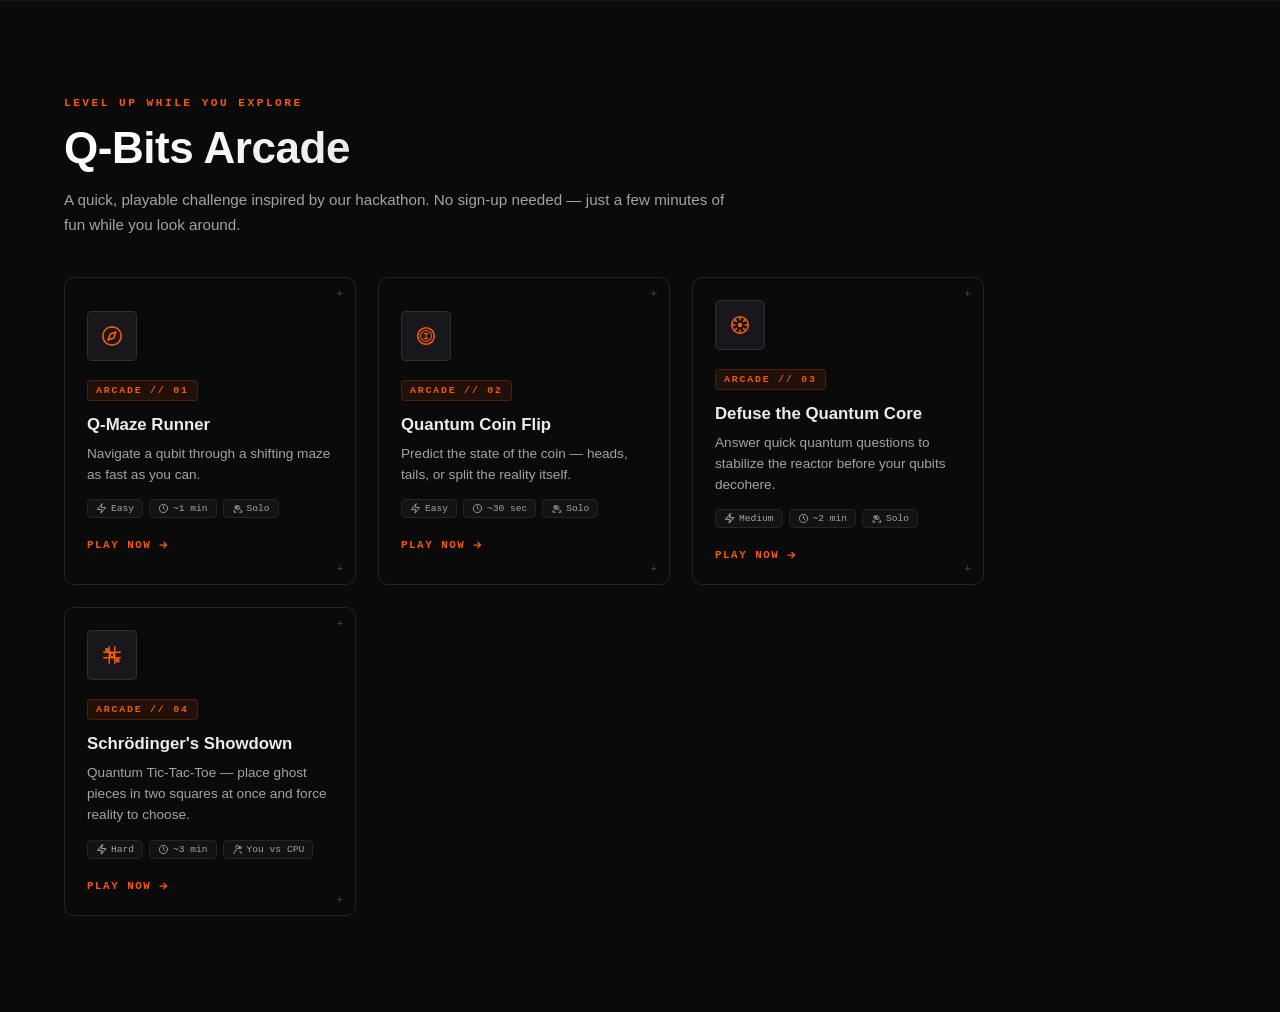
<file: arcad standalone.html>
<!DOCTYPE html>
<html lang="en">
<head>
<meta charset="UTF-8">
<meta name="viewport" content="width=device-width, initial-scale=1">
<title>Q-Bits Arcade — Quant-A-Maze 3.0</title>
<style id="qam-arcade-styles">
  #qam-arcade{position:relative;overflow:hidden;background:#0A0A0A;color:#F2F2F2;padding:64px 24px;font-family:ui-sans-serif,-apple-system,"Segoe UI",Roboto,Helvetica,Arial,sans-serif;border-top:1px solid rgba(255,255,255,.06);border-bottom:1px solid rgba(255,255,255,.06)}
  @media(min-width:640px){#qam-arcade{padding:96px 24px}}
  .qam-inner{max-width:72rem;margin:0 auto}
  .qam-kicker{font-family:ui-monospace,"SFMono-Regular",Menlo,Consolas,monospace;font-size:.7rem;font-weight:700;letter-spacing:.22em;text-transform:uppercase;color:#F5590A;margin:0 0 14px}
  .qam-title{font-size:1.9rem;font-weight:700;letter-spacing:-.01em;margin:0 0 14px;background:linear-gradient(90deg,#fff,#c9c9c9 70%);-webkit-background-clip:text;background-clip:text;color:transparent}
  @media(min-width:640px){.qam-title{font-size:2.75rem}}
  .qam-sub{max-width:42rem;color:#a8a29e;font-size:.95rem;line-height:1.65;margin:0 0 40px}
  .qam-grid{display:grid;gap:16px;grid-template-columns:1fr}
  @media(min-width:640px){.qam-grid{grid-template-columns:repeat(2,1fr);gap:22px}}
  @media(min-width:1024px){.qam-grid{grid-template-columns:repeat(4,1fr)}}
  .qam-grid-single{grid-template-columns:repeat(auto-fit,minmax(240px,1fr))!important;max-width:920px}
  .qam-card{position:relative;text-align:left;cursor:pointer;background:transparent;border:1px solid rgba(255,255,255,.1);border-radius:.6rem;padding:22px;color:inherit;font:inherit;transition:transform .18s ease,border-color .18s ease,box-shadow .18s ease}
  .qam-card:hover{transform:translateY(-3px);border-color:rgba(245,89,10,.55);box-shadow:0 12px 32px rgba(245,89,10,.09)}
  .qam-card:focus-visible{outline:2px solid #F5590A;outline-offset:2px}
  .qam-corner{position:absolute;font-size:11px;color:rgba(255,255,255,.25);line-height:1}
  .qam-corner.tr{top:10px;right:12px}
  .qam-corner.br{bottom:10px;right:12px}
  .qam-icon{display:flex;align-items:center;justify-content:center;width:48px;height:48px;border-radius:.3rem;border:1px solid rgba(255,255,255,.1);background:#17171c;font-size:1.25rem;margin-bottom:18px;color:#F5590A}
  .qam-icon svg{width:22px;height:22px}
  .qam-card:hover .qam-icon{border-color:rgba(245,89,10,.4);background:#1c1710;box-shadow:0 0 18px rgba(245,89,10,.12)}
  .qam-tag{display:inline-block;font-family:ui-monospace,"SFMono-Regular",Menlo,Consolas,monospace;font-size:.62rem;font-weight:700;letter-spacing:.18em;text-transform:uppercase;color:#F5590A;border:1px solid rgba(245,89,10,.2);background:rgba(245,89,10,.1);border-radius:.25rem;padding:4px 8px;margin-bottom:14px}
  .qam-card h3{font-size:1.05rem;font-weight:600;color:#eeece6;margin:0 0 8px}
  .qam-card p{font-size:.85rem;line-height:1.55;color:#a8a29e;margin:0 0 14px}
  .qam-meta{display:flex;flex-wrap:wrap;gap:6px;margin:0 0 16px}
  .qam-meta .qam-pill{font-size:.6rem;padding:3px 8px;display:inline-flex;align-items:center;gap:4px}
  .qam-meta .qam-pill svg{width:11px;height:11px;flex:none}
  .qam-play{display:inline-flex;align-items:center;gap:6px;font-family:ui-monospace,"SFMono-Regular",Menlo,Consolas,monospace;font-size:.68rem;font-weight:700;letter-spacing:.14em;text-transform:uppercase;color:#F5590A}
  .qam-play svg{width:12px;height:12px;transition:transform .18s ease}
  .qam-card:hover .qam-play svg{transform:translateX(3px)}

  /* modal */
  .qam-overlay{position:fixed;inset:0;z-index:9999;background:rgba(6,6,6,.82);backdrop-filter:blur(6px);display:none;align-items:center;justify-content:center;padding:16px}
  .qam-overlay.qam-open{display:flex}
  .qam-modal{position:relative;width:100%;max-width:620px;max-height:88vh;overflow-y:auto;background:#0D0D0D;border:1px solid rgba(255,255,255,.1);border-radius:.75rem;padding:26px 22px 28px;box-shadow:0 30px 80px rgba(0,0,0,.6);font-family:ui-sans-serif,-apple-system,"Segoe UI",Roboto,Helvetica,Arial,sans-serif;color:#F2F2F2}
  @media(min-width:640px){.qam-modal{padding:34px 34px 36px}}
  .qam-modal-close{position:absolute;top:16px;right:16px;width:32px;height:32px;border-radius:.35rem;border:1px solid rgba(255,255,255,.12);background:rgba(255,255,255,.03);color:#F2F2F2;font-size:18px;line-height:1;cursor:pointer;display:flex;align-items:center;justify-content:center;transition:border-color .15s ease,background .15s ease}
  .qam-modal-close:hover{border-color:rgba(245,89,10,.5);background:rgba(245,89,10,.08)}
  .qam-modal-tag{display:inline-block;font-family:ui-monospace,"SFMono-Regular",Menlo,Consolas,monospace;font-size:.62rem;font-weight:700;letter-spacing:.18em;text-transform:uppercase;color:#F5590A;border:1px solid rgba(245,89,10,.2);background:rgba(245,89,10,.1);border-radius:.25rem;padding:4px 8px;margin-bottom:12px}
  .qam-modal h3{font-size:1.35rem;font-weight:700;margin:0 0 4px;color:#fff}
  .qam-modal-desc{color:#a8a29e;font-size:.85rem;margin:0 0 20px;line-height:1.55}
  .qam-modal-body{margin-top:6px}

  /* shared game bits */
  .qam-row{display:flex;align-items:center;justify-content:space-between;gap:12px;flex-wrap:wrap;margin-bottom:14px}
  .qam-btn{font-family:ui-monospace,"SFMono-Regular",Menlo,Consolas,monospace;font-size:.72rem;font-weight:700;letter-spacing:.1em;text-transform:uppercase;color:#0A0A0A;background:#F5590A;border:none;border-radius:.35rem;padding:10px 16px;cursor:pointer;transition:filter .15s ease,transform .15s ease}
  .qam-btn:hover{filter:brightness(1.08)}
  .qam-btn:active{transform:translateY(1px)}
  .qam-btn.qam-btn-ghost{background:transparent;color:#F2F2F2;border:1px solid rgba(255,255,255,.15)}
  .qam-btn.qam-btn-ghost:hover{border-color:rgba(245,89,10,.5);color:#F5590A}
  .qam-btn:disabled{opacity:.4;cursor:not-allowed}
  .qam-pill{font-family:ui-monospace,"SFMono-Regular",Menlo,Consolas,monospace;font-size:.68rem;color:#a8a29e;background:rgba(255,255,255,.04);border:1px solid rgba(255,255,255,.08);border-radius:.3rem;padding:5px 10px}
  .qam-status{font-size:.85rem;min-height:1.3em;margin:10px 0 4px;color:#a8a29e}
  .qam-status.qam-good{color:#7fdc8f}
  .qam-status.qam-bad{color:#f28b6b}

  /* maze */
  .qam-maze-wrap{display:flex;flex-direction:column;align-items:center;gap:14px}
  .qam-maze-canvas{width:100%;max-width:320px;aspect-ratio:1/1;background:#111;border:1px solid rgba(255,255,255,.1);border-radius:.4rem;touch-action:none}
  .qam-dpad{display:grid;grid-template-columns:repeat(3,42px);grid-template-rows:repeat(3,42px);gap:6px}
  .qam-dpad button{background:rgba(255,255,255,.05);border:1px solid rgba(255,255,255,.12);color:#F2F2F2;border-radius:.3rem;font-size:.9rem;cursor:pointer}
  .qam-dpad button:hover{border-color:rgba(245,89,10,.5);color:#F5590A}
  .qam-dpad .qam-empty{background:transparent;border:none}

  /* quantum coin flip — superposition */
  .qam-coin-arena{position:relative;display:flex;align-items:center;justify-content:center;height:200px;margin:6px 0 18px;border-radius:.5rem;background:radial-gradient(circle at 50% 40%,#0f0f16,#000 78%);border:1px solid rgba(255,255,255,.08);perspective:900px;overflow:hidden;transition:transform .12s ease-out}
  .qam-coin-arena.qam-clink{animation:qam-clink-pulse .3s ease-out}
  @keyframes qam-clink-pulse{0%{transform:scale(1)}40%{transform:scale(.94)}100%{transform:scale(1)}}
  .qam-coin-trail{position:absolute;width:140px;height:64px;border-radius:50%;background:radial-gradient(closest-side,rgba(6,182,212,.35),rgba(123,47,247,.14) 55%,transparent 76%);filter:blur(7px);animation:qam-trail-pulse 2.6s ease-in-out infinite;pointer-events:none}
  @keyframes qam-trail-pulse{0%,100%{opacity:.5;transform:scale(.92)}50%{opacity:.95;transform:scale(1.1)}}
  .qam-neon-coin{position:relative;width:104px;height:104px;transform-style:preserve-3d;animation:qam-neon-idle 2.6s linear infinite}
  @keyframes qam-neon-idle{
    0%{transform:rotateY(0deg) translate(0,0)}
    10%{transform:rotateY(36deg) translate(-1px,.5px)}
    20%{transform:rotateY(72deg) translate(1px,-.5px)}
    30%{transform:rotateY(108deg) translate(-1px,.4px)}
    40%{transform:rotateY(144deg) translate(1px,-.4px)}
    50%{transform:rotateY(180deg) translate(-1px,.5px)}
    60%{transform:rotateY(216deg) translate(1px,-.5px)}
    70%{transform:rotateY(252deg) translate(-1px,.4px)}
    80%{transform:rotateY(288deg) translate(1px,-.4px)}
    90%{transform:rotateY(324deg) translate(-1px,.5px)}
    100%{transform:rotateY(360deg) translate(0,0)}
  }
  .qam-neon-coin .qam-coin-face{position:absolute;inset:0;border-radius:50%;display:flex;align-items:center;justify-content:center;font-weight:800;font-size:1.4rem;font-family:ui-monospace,monospace;backface-visibility:hidden;color:#eafcff;
    background:radial-gradient(circle at 34% 28%,rgba(255,255,255,.5),rgba(6,182,212,.16) 40%,rgba(6,10,20,.92) 78%);
    box-shadow:0 0 18px 4px rgba(6,182,212,.65),0 0 42px 11px rgba(123,47,247,.35),inset 0 0 14px rgba(6,182,212,.5);
    border:1px solid rgba(155,240,255,.6);text-shadow:0 0 8px rgba(120,230,255,.9),0 0 18px rgba(123,47,247,.6)}
  .qam-neon-coin .qam-back{transform:rotateY(180deg)}
  .qam-neon-coin.qam-collapsed{animation:none!important}
  .qam-neon-coin.qam-collapsed .qam-coin-face{
    background:radial-gradient(circle at 32% 26%,rgba(255,255,255,.55),rgba(255,255,255,0) 38%),linear-gradient(155deg,#d6d6d6,#8c8c8c 45%,#4a4a4a 100%);
    box-shadow:inset 0 0 0 3px rgba(0,0,0,.3),inset 0 0 12px rgba(0,0,0,.4),0 4px 10px rgba(0,0,0,.5);
    border-color:rgba(255,255,255,.15);color:#2a2a2a;text-shadow:0 1px 0 rgba(255,255,255,.35),0 -1px 0 rgba(0,0,0,.5)}
  .qam-coin-status{text-align:center;font-size:.9rem;line-height:1.55}
  .qam-coin-explain{text-align:center;font-size:.8rem;color:#a8a29e;line-height:1.6;margin:2px 0 18px}
  .qam-warning{text-align:center;color:#f28b6b;font-size:.8rem;margin:8px 0 0;line-height:1.55}
  .qam-chest{display:flex;align-items:center;gap:10px;margin-top:16px;padding:10px 14px;border-radius:.4rem;border:1px solid rgba(255,196,64,.35);background:rgba(255,196,64,.07)}
  .qam-chest-icon{font-size:1.4rem;filter:saturate(1.2) drop-shadow(0 0 6px rgba(255,196,64,.5))}
  .qam-chest-text{font-size:.75rem;color:#e8c987;line-height:1.4}
  .qam-chest-text strong{color:#ffd76a}

  /* split the reality — fractured superposition */
  .qam-flash{position:absolute;inset:0;background:radial-gradient(circle,rgba(255,255,255,.92),rgba(123,47,247,.4) 40%,transparent 70%);animation:qam-flash-out .6s ease-out forwards;pointer-events:none}
  @keyframes qam-flash-out{0%{opacity:1;transform:scale(.3)}100%{opacity:0;transform:scale(2.4)}}
  .qam-reality-sphere{position:relative;width:150px;height:150px;transform-style:preserve-3d;animation:qam-reality-spin 6s linear infinite}
  @keyframes qam-reality-spin{from{transform:rotateY(0deg) rotateX(10deg)}to{transform:rotateY(360deg) rotateX(10deg)}}
  .qam-reality-core{position:absolute;inset:28px;border-radius:50%;
    background:radial-gradient(circle at 38% 32%,#fff,rgba(255,255,255,0) 30%),radial-gradient(circle at 60% 68%,#7b2ff7,rgba(123,47,247,0) 55%),radial-gradient(circle at 46% 50%,#ffe2b0,#F5590A 55%,#3d0d66 100%);
    box-shadow:0 0 60px 18px rgba(245,89,10,.5),0 0 110px 34px rgba(123,47,247,.35),inset 0 0 30px rgba(255,255,255,.3);
    animation:qam-reality-pulse 1.6s ease-in-out infinite}
  @keyframes qam-reality-pulse{0%,100%{filter:brightness(1)}50%{filter:brightness(1.5)}}
  .qam-reality-coin{position:absolute;top:50%;left:50%;width:32px;height:32px;margin:-16px 0 0 -16px;border-radius:50%;display:flex;align-items:center;justify-content:center;font-family:ui-monospace,monospace;font-size:.66rem;font-weight:800;color:#eafcff;
    background:radial-gradient(circle at 34% 28%,rgba(255,255,255,.85),rgba(6,182,212,.22) 45%,rgba(6,10,20,.12) 80%);
    border:1px solid rgba(200,240,255,.55);box-shadow:0 0 10px 2px rgba(6,182,212,.55);opacity:.85}
  .qam-btn-split{position:relative;background:linear-gradient(90deg,#7b2ff7,#06b6d4);color:#fff;box-shadow:0 0 16px rgba(123,47,247,.5);animation:qam-split-pulse 1.8s ease-in-out infinite}
  @keyframes qam-split-pulse{0%,100%{box-shadow:0 0 10px rgba(123,47,247,.4)}50%{box-shadow:0 0 22px rgba(6,182,212,.6)}}

  /* defuse the quantum core */
  .qam-core-header{display:flex;align-items:center;justify-content:space-between;gap:10px;flex-wrap:wrap;margin-bottom:14px}
  .qam-core-lives{display:flex;gap:8px}
  .qam-life-orb{width:32px;height:32px;border-radius:50%;position:relative;background:radial-gradient(circle at 32% 28%,#fff1de,#F5590A 55%,#7b2ff7 100%);box-shadow:0 0 12px rgba(245,89,10,.5);transition:filter .3s ease}
  .qam-life-orb.qam-decohered{background:radial-gradient(circle at 32% 28%,#8a8a8a,#3d3d3d 55%,#1c1c1c 100%);box-shadow:0 0 8px rgba(255,70,70,.35);filter:saturate(.3)}
  .qam-life-glitch{position:absolute;inset:0;display:flex;align-items:center;justify-content:center;font-family:ui-monospace,monospace;font-weight:800;font-size:.62rem;color:#ff6b6b}
  .qam-life-glitch span{position:absolute;animation:qam-glitch-flicker 1s steps(1) infinite}
  .qam-life-glitch span:nth-child(2){animation-delay:.5s}
  @keyframes qam-glitch-flicker{0%,45%{opacity:1}50%,95%{opacity:0}100%{opacity:1}}
  .qam-core-power{font-family:ui-monospace,"SFMono-Regular",Menlo,Consolas,monospace;font-size:.66rem;font-weight:700;letter-spacing:.08em;text-transform:uppercase;color:#F5590A;background:rgba(245,89,10,.1);border:1px solid rgba(245,89,10,.3);border-radius:.3rem;padding:8px 12px;cursor:pointer;transition:opacity .15s ease,border-color .15s ease}
  .qam-core-power:hover{border-color:rgba(245,89,10,.6)}
  .qam-core-power:disabled{opacity:.35;cursor:not-allowed}
  .qam-core-question{font-size:1rem;font-weight:600;color:#eeece6;margin:0 0 6px;line-height:1.5}
  .qam-core-hint{font-size:.75rem;color:#7b2ff7;margin:0 0 14px}
  .qam-quiz-option{display:block;width:100%;text-align:left;padding:11px 14px;margin-bottom:8px;border-radius:.4rem;border:1px solid rgba(255,255,255,.14);background:rgba(255,255,255,.03);color:#eeece6;font-size:.88rem;cursor:pointer;transition:border-color .15s ease,background .15s ease}
  .qam-quiz-option:hover:not(:disabled){border-color:rgba(245,89,10,.5)}
  .qam-quiz-option:disabled{cursor:default}
  .qam-quiz-option.qam-opt-eliminated{opacity:.25;text-decoration:line-through;pointer-events:none}
  .qam-quiz-option.qam-opt-correct{border-color:#7fdc8f;background:rgba(127,220,143,.14);color:#c8f2ce}
  .qam-quiz-option.qam-opt-wrong{border-color:#f28b6b;background:rgba(242,139,107,.14);color:#ffd2c2}
  .qam-core-endcard{text-align:center;padding:10px 0}
  .qam-core-endcard h4{font-size:1.15rem;margin:6px 0;color:#eeece6}

  /* quantum tic-tac-toe */
  .qam-ttt-intro{text-align:center;font-size:.78rem;color:#8f8a85;line-height:1.55;margin:0 0 12px}
  .qam-ttt-status{text-align:center;font-size:.85rem;color:#a8a29e;min-height:2.4em;line-height:1.5;margin:0 0 14px}
  .qam-ttt-board{display:grid;grid-template-columns:repeat(3,1fr);gap:8px;max-width:280px;margin:0 auto}
  .qam-ttt-cell{position:relative;aspect-ratio:1/1;background:rgba(255,255,255,.03);border:1px solid rgba(255,255,255,.12);border-radius:.4rem;display:flex;align-items:center;justify-content:center;cursor:pointer;transition:border-color .15s ease,background .15s ease;padding:0}
  .qam-ttt-cell:hover:not(:disabled){border-color:rgba(245,89,10,.5);background:rgba(245,89,10,.06)}
  .qam-ttt-cell:disabled{cursor:not-allowed}
  .qam-ttt-cell--selected{border-color:#F5590A;box-shadow:0 0 0 2px rgba(245,89,10,.35)}
  .qam-ttt-cell--dim{opacity:.3;pointer-events:none}
  .qam-ttt-cell--collapse-choice{border-color:#7b2ff7;cursor:pointer;animation:qam-collapse-pulse 1s ease-in-out infinite}
  @keyframes qam-collapse-pulse{0%,100%{box-shadow:0 0 0 0 rgba(123,47,247,.55)}50%{box-shadow:0 0 0 7px rgba(123,47,247,0)}}
  .qam-ttt-mark{font-size:1.8rem;font-weight:800;font-family:ui-monospace,monospace}
  .qam-ttt-cell--solid{background:rgba(255,255,255,.05)}
  .qam-ttt-cell--solid.qam-ttt-x .qam-ttt-mark{color:#F5590A;text-shadow:0 0 14px rgba(245,89,10,.6)}
  .qam-ttt-cell--solid.qam-ttt-o .qam-ttt-mark{color:#06b6d4;text-shadow:0 0 14px rgba(6,182,212,.6)}
  .qam-ttt-ghosts{display:flex;flex-wrap:wrap;align-items:center;justify-content:center;gap:2px;padding:3px}
  .qam-ttt-ghost{font-family:ui-monospace,monospace;font-size:.7rem;font-weight:700;padding:2px 4px;border-radius:.25rem;opacity:.8;border:1px solid currentColor}
  .qam-ttt-ghost sub{font-size:.55em}
  .qam-ttt-ghost-X{color:#ffb37a;background:rgba(245,89,10,.12);text-shadow:0 0 6px rgba(245,89,10,.6)}
  .qam-ttt-ghost-O{color:#8fe9ff;background:rgba(6,182,212,.12);text-shadow:0 0 6px rgba(6,182,212,.6)}
</style>
<style>
  /* Standalone page wrapper (not part of the original site) */
  html, body { margin:0; padding:0; background:#0A0A0A; }
</style>
</head>
<body>
<section id="qam-arcade" aria-label="Q-Bits Arcade — playable challenge">
  <div class="qam-inner">
    <p class="qam-kicker">Level up while you explore</p>
    <h2 class="qam-title">Q-Bits Arcade</h2>
    <p class="qam-sub">A quick, playable challenge inspired by our hackathon. No sign-up needed — just a few minutes of fun while you look around.</p>
    <div class="qam-grid qam-grid-single">

      <button type="button" class="qam-card" data-qam-game="maze">
        <span class="qam-corner tr" aria-hidden="true">+</span>
        <span class="qam-corner br" aria-hidden="true">+</span>
        <div class="qam-icon" aria-hidden="true"><svg viewBox="0 0 24 24" fill="none" stroke="currentColor" stroke-width="1.8" stroke-linecap="round" stroke-linejoin="round"><path d="m16.24 7.76-1.804 5.411a2 2 0 0 1-1.265 1.265L7.76 16.24l1.804-5.411a2 2 0 0 1 1.265-1.265z"/><circle cx="12" cy="12" r="10"/></svg></div>
        <span class="qam-tag">ARCADE // 01</span>
        <h3>Q-Maze Runner</h3>
        <p>Navigate a qubit through a shifting maze as fast as you can.</p>
        <span class="qam-meta">
          <span class="qam-pill"><svg viewBox="0 0 24 24" fill="none" stroke="currentColor" stroke-width="2" stroke-linecap="round" stroke-linejoin="round" aria-hidden="true"><path d="M13 2 3 14h9l-1 8 10-12h-9l1-8Z"/></svg>Easy</span>
          <span class="qam-pill"><svg viewBox="0 0 24 24" fill="none" stroke="currentColor" stroke-width="2" stroke-linecap="round" stroke-linejoin="round" aria-hidden="true"><circle cx="12" cy="12" r="9"/><path d="M12 7v5l3 3"/></svg>~1 min</span>
          <span class="qam-pill"><svg viewBox="0 0 24 24" fill="none" stroke="currentColor" stroke-width="2" stroke-linecap="round" stroke-linejoin="round" aria-hidden="true"><path d="M17 20h5v-1a4 4 0 0 0-3-3.87M9 20H4v-1a4 4 0 0 1 3-3.87m6-1a4 4 0 1 0-4-4 4 4 0 0 0 4 4Z"/><circle cx="9" cy="9" r="3"/></svg>Solo</span>
        </span>
        <span class="qam-play">Play now <svg viewBox="0 0 24 24" fill="none" stroke="currentColor" stroke-width="2.5" aria-hidden="true"><path d="M5 12h14M13 6l6 6-6 6"/></svg></span>
      </button>

      <button type="button" class="qam-card" data-qam-game="coin">
        <span class="qam-corner tr" aria-hidden="true">+</span>
        <span class="qam-corner br" aria-hidden="true">+</span>
        <div class="qam-icon" aria-hidden="true"><svg viewBox="0 0 24 24" fill="none" stroke="currentColor" stroke-width="1.8" stroke-linecap="round" stroke-linejoin="round"><circle cx="12" cy="12" r="9"/><circle cx="12" cy="12" r="6" stroke-width="1.2"/><path d="M12 8v8M9.5 9.6h5M9.5 14.4h5" stroke-width="1.2"/></svg></div>
        <span class="qam-tag">ARCADE // 02</span>
        <h3>Quantum Coin Flip</h3>
        <p>Predict the state of the coin — heads, tails, or split the reality itself.</p>
        <span class="qam-meta">
          <span class="qam-pill"><svg viewBox="0 0 24 24" fill="none" stroke="currentColor" stroke-width="2" stroke-linecap="round" stroke-linejoin="round" aria-hidden="true"><path d="M13 2 3 14h9l-1 8 10-12h-9l1-8Z"/></svg>Easy</span>
          <span class="qam-pill"><svg viewBox="0 0 24 24" fill="none" stroke="currentColor" stroke-width="2" stroke-linecap="round" stroke-linejoin="round" aria-hidden="true"><circle cx="12" cy="12" r="9"/><path d="M12 7v5l3 3"/></svg>~30 sec</span>
          <span class="qam-pill"><svg viewBox="0 0 24 24" fill="none" stroke="currentColor" stroke-width="2" stroke-linecap="round" stroke-linejoin="round" aria-hidden="true"><path d="M17 20h5v-1a4 4 0 0 0-3-3.87M9 20H4v-1a4 4 0 0 1 3-3.87m6-1a4 4 0 1 0-4-4 4 4 0 0 0 4 4Z"/><circle cx="9" cy="9" r="3"/></svg>Solo</span>
        </span>
        <span class="qam-play">Play now <svg viewBox="0 0 24 24" fill="none" stroke="currentColor" stroke-width="2.5" aria-hidden="true"><path d="M5 12h14M13 6l6 6-6 6"/></svg></span>
      </button>

      <button type="button" class="qam-card" data-qam-game="core">
        <span class="qam-corner tr" aria-hidden="true">+</span>
        <span class="qam-corner br" aria-hidden="true">+</span>
        <div class="qam-icon" aria-hidden="true"><svg viewBox="0 0 24 24" fill="none" stroke="currentColor" stroke-width="1.6" stroke-linecap="round" stroke-linejoin="round"><circle cx="12" cy="12" r="2.4" fill="currentColor" stroke="none"/><circle cx="12" cy="12" r="9"/><path d="M12 3v3.4M12 17.6V21M21 12h-3.4M6.4 12H3M18.36 5.64l-2.4 2.4M8.04 15.96l-2.4 2.4M18.36 18.36l-2.4-2.4M8.04 8.04l-2.4-2.4"/></svg></div>
        <span class="qam-tag">ARCADE // 03</span>
        <h3>Defuse the Quantum Core</h3>
        <p>Answer quick quantum questions to stabilize the reactor before your qubits decohere.</p>
        <span class="qam-meta">
          <span class="qam-pill"><svg viewBox="0 0 24 24" fill="none" stroke="currentColor" stroke-width="2" stroke-linecap="round" stroke-linejoin="round" aria-hidden="true"><path d="M13 2 3 14h9l-1 8 10-12h-9l1-8Z"/><path d="M13 2 3 14h9l-1 8 10-12h-9l1-8Z" opacity=".4" transform="translate(2,0)"/></svg>Medium</span>
          <span class="qam-pill"><svg viewBox="0 0 24 24" fill="none" stroke="currentColor" stroke-width="2" stroke-linecap="round" stroke-linejoin="round" aria-hidden="true"><circle cx="12" cy="12" r="9"/><path d="M12 7v5l3 3"/></svg>~2 min</span>
          <span class="qam-pill"><svg viewBox="0 0 24 24" fill="none" stroke="currentColor" stroke-width="2" stroke-linecap="round" stroke-linejoin="round" aria-hidden="true"><path d="M17 20h5v-1a4 4 0 0 0-3-3.87M9 20H4v-1a4 4 0 0 1 3-3.87m6-1a4 4 0 1 0-4-4 4 4 0 0 0 4 4Z"/><circle cx="9" cy="9" r="3"/></svg>Solo</span>
        </span>
        <span class="qam-play">Play now <svg viewBox="0 0 24 24" fill="none" stroke="currentColor" stroke-width="2.5" aria-hidden="true"><path d="M5 12h14M13 6l6 6-6 6"/></svg></span>
      </button>

      <button type="button" class="qam-card" data-qam-game="ttt">
        <span class="qam-corner tr" aria-hidden="true">+</span>
        <span class="qam-corner br" aria-hidden="true">+</span>
        <div class="qam-icon" aria-hidden="true"><svg viewBox="0 0 24 24" fill="none" stroke="currentColor" stroke-width="1.6" stroke-linecap="round" stroke-linejoin="round"><path d="M9 3v18M15 3v18M3 9h18M3 15h18"/><path d="M5.4 5.4l2.2 2.2M7.6 5.4l-2.2 2.2" stroke-width="2"/><circle cx="12" cy="12" r="2.1" stroke-width="1.6"/><path d="M17.1 16.9l2.2 2.2M19.3 16.9l-2.2 2.2" stroke-width="2"/></svg></div>
        <span class="qam-tag">ARCADE // 04</span>
        <h3>Schrödinger's Showdown</h3>
        <p>Quantum Tic-Tac-Toe — place ghost pieces in two squares at once and force reality to choose.</p>
        <span class="qam-meta">
          <span class="qam-pill"><svg viewBox="0 0 24 24" fill="none" stroke="currentColor" stroke-width="2" stroke-linecap="round" stroke-linejoin="round" aria-hidden="true"><path d="M13 2 3 14h9l-1 8 10-12h-9l1-8Z"/><path d="M13 2 3 14h9l-1 8 10-12h-9l1-8Z" opacity=".4" transform="translate(2,0)"/></svg>Hard</span>
          <span class="qam-pill"><svg viewBox="0 0 24 24" fill="none" stroke="currentColor" stroke-width="2" stroke-linecap="round" stroke-linejoin="round" aria-hidden="true"><circle cx="12" cy="12" r="9"/><path d="M12 7v5l3 3"/></svg>~3 min</span>
          <span class="qam-pill"><svg viewBox="0 0 24 24" fill="none" stroke="currentColor" stroke-width="2" stroke-linecap="round" stroke-linejoin="round" aria-hidden="true"><path d="M16 7a4 4 0 1 1-8 0 4 4 0 0 1 8 0Z"/><path d="M4 21v-1a6 6 0 0 1 6-6h0M20 21v-1a4 4 0 0 0-3-3.87"/><circle cx="18" cy="8" r="2.5"/></svg>You vs CPU</span>
        </span>
        <span class="qam-play">Play now <svg viewBox="0 0 24 24" fill="none" stroke="currentColor" stroke-width="2.5" aria-hidden="true"><path d="M5 12h14M13 6l6 6-6 6"/></svg></span>
      </button>

    </div>
  </div>
</section>

<div class="qam-overlay" id="qam-overlay" aria-hidden="true">
  <div class="qam-modal" role="dialog" aria-modal="true" aria-labelledby="qam-modal-title">
    <button type="button" class="qam-modal-close" id="qam-modal-close" aria-label="Close game">&times;</button>
    <span class="qam-modal-tag" id="qam-modal-tag">ARCADE // 01</span>
    <h3 id="qam-modal-title">Q-Maze Runner</h3>
    <p class="qam-modal-desc" id="qam-modal-desc"></p>
    <div class="qam-modal-body" id="qam-modal-body"></div>
  </div>
</div>

<script id="qam-arcade-script">
(function(){
  "use strict";

  var overlay = document.getElementById('qam-overlay');
  var modalTag = document.getElementById('qam-modal-tag');
  var modalTitle = document.getElementById('qam-modal-title');
  var modalDesc = document.getElementById('qam-modal-desc');
  var modalBody = document.getElementById('qam-modal-body');
  var closeBtn = document.getElementById('qam-modal-close');
  var activeCleanup = null;

  var GAME_META = {
    maze: { tag: 'ARCADE // 01', title: 'Q-Maze Runner', desc: 'Use the arrow keys, WASD, or the on-screen pad to guide the qubit from the top-left to the glowing exit. Difficulty: Easy · ~1 min · Solo run — no computer opponent, just the clock.' },
    coin: { tag: 'ARCADE // 02', title: 'The Quantum Coin Flip (Superposition)', desc: 'Predict the state of the coin — heads, tails, or something a classical coin was never meant to do. Difficulty: Easy · ~30 sec · Solo — you\u2019re calling the outcome, not the machine.' },
    core: { tag: 'ARCADE // 03', title: 'Defuse the Quantum Core', desc: 'Answer short quantum questions to stabilize the reactor before your qubits decohere. Difficulty: Medium · ~2 min · Three lives, one power-up, no second reactor.' },
    ttt: { tag: 'ARCADE // 04', title: "Schrödinger's Showdown: Quantum Tic-Tac-Toe", desc: 'Place a ghost piece in two squares at once. Close a loop with your opponent and trigger a Measurement Event. Difficulty: Hard · ~3 min · You play X against a randomized Computer opponent playing O.' }
  };

  function openGame(id){
    var meta = GAME_META[id];
    if(!meta) return;
    modalTag.textContent = meta.tag;
    modalTitle.textContent = meta.title;
    modalDesc.textContent = meta.desc;
    modalBody.innerHTML = '';
    if(typeof activeCleanup === 'function'){ try{ activeCleanup(); }catch(e){} }
    activeCleanup = null;

    if(id === 'maze') activeCleanup = renderMaze(modalBody);
    if(id === 'coin') activeCleanup = renderCoin(modalBody);
    if(id === 'core') activeCleanup = renderCore(modalBody);
    if(id === 'ttt') activeCleanup = renderQTTT(modalBody);

    overlay.classList.add('qam-open');
    overlay.setAttribute('aria-hidden', 'false');
    document.body.style.overflow = 'hidden';
  }

  function closeModal(){
    overlay.classList.remove('qam-open');
    overlay.setAttribute('aria-hidden', 'true');
    document.body.style.overflow = '';
    if(typeof activeCleanup === 'function'){ try{ activeCleanup(); }catch(e){} }
    activeCleanup = null;
    modalBody.innerHTML = '';
  }

  document.querySelectorAll('[data-qam-game]').forEach(function(btn){
    btn.addEventListener('click', function(){ openGame(btn.getAttribute('data-qam-game')); });
  });
  closeBtn.addEventListener('click', closeModal);
  overlay.addEventListener('click', function(e){ if(e.target === overlay) closeModal(); });
  document.addEventListener('keydown', function(e){ if(e.key === 'Escape' && overlay.classList.contains('qam-open')) closeModal(); });

  /* ---------------------------------------------------------------- */
  /* GAME 1: Q-MAZE RUNNER                                             */
  /* ---------------------------------------------------------------- */
  function renderMaze(container){
    var COLS = 9, ROWS = 9;
    container.innerHTML =
      '<div class="qam-maze-wrap">' +
        '<div class="qam-row" style="width:100%;max-width:320px;justify-content:space-between;">' +
          '<span class="qam-pill" id="qam-maze-timer">0.0s</span>' +
          '<button type="button" class="qam-btn qam-btn-ghost" id="qam-maze-reset">New Maze</button>' +
        '</div>' +
        '<canvas class="qam-maze-canvas" id="qam-maze-canvas" width="320" height="320"></canvas>' +
        '<div class="qam-dpad" aria-hidden="false">' +
          '<span class="qam-empty"></span><button type="button" data-dir="up" aria-label="Up">▲</button><span class="qam-empty"></span>' +
          '<button type="button" data-dir="left" aria-label="Left">◀</button><span class="qam-empty"></span><button type="button" data-dir="right" aria-label="Right">▶</button>' +
          '<span class="qam-empty"></span><button type="button" data-dir="down" aria-label="Down">▼</button><span class="qam-empty"></span>' +
        '</div>' +
        '<p class="qam-status" id="qam-maze-status">Reach the orange exit to win.</p>' +
      '</div>';

    var canvas = container.querySelector('#qam-maze-canvas');
    var ctx = canvas.getContext('2d');
    var timerEl = container.querySelector('#qam-maze-timer');
    var statusEl = container.querySelector('#qam-maze-status');
    var cellSize = canvas.width / COLS;
    var player, won, startTime, rafId, tickInterval;

    function makeMaze(){
      var grid = [];
      for(var y=0;y<ROWS;y++){
        var row = [];
        for(var x=0;x<COLS;x++){ row.push({x:x,y:y,walls:{N:true,S:true,E:true,W:true},visited:false}); }
        grid.push(row);
      }
      var stack = [];
      var current = grid[0][0];
      current.visited = true;
      var visitedCount = 1;
      var total = COLS*ROWS;
      function neighbors(cell){
        var list = [];
        var x=cell.x, y=cell.y;
        if(y>0 && !grid[y-1][x].visited) list.push({cell:grid[y-1][x], dir:'N', opp:'S'});
        if(y<ROWS-1 && !grid[y+1][x].visited) list.push({cell:grid[y+1][x], dir:'S', opp:'N'});
        if(x<COLS-1 && !grid[y][x+1].visited) list.push({cell:grid[y][x+1], dir:'E', opp:'W'});
        if(x>0 && !grid[y][x-1].visited) list.push({cell:grid[y][x-1], dir:'W', opp:'E'});
        return list;
      }
      while(visitedCount < total){
        var opts = neighbors(current);
        if(opts.length){
          var pick = opts[Math.floor(Math.random()*opts.length)];
          current.walls[pick.dir] = false;
          pick.cell.walls[pick.opp] = false;
          pick.cell.visited = true;
          visitedCount++;
          stack.push(current);
          current = pick.cell;
        } else if(stack.length){
          current = stack.pop();
        }
      }
      return grid;
    }

    var grid = makeMaze();

    function draw(){
      ctx.clearRect(0,0,canvas.width,canvas.height);
      ctx.fillStyle = '#111';
      ctx.fillRect(0,0,canvas.width,canvas.height);
      ctx.strokeStyle = '#3a3a3a';
      ctx.lineWidth = 2;
      ctx.beginPath();
      for(var y=0;y<ROWS;y++){
        for(var x=0;x<COLS;x++){
          var c = grid[y][x];
          var px = x*cellSize, py = y*cellSize;
          if(c.walls.N){ ctx.moveTo(px,py); ctx.lineTo(px+cellSize,py); }
          if(c.walls.W){ ctx.moveTo(px,py); ctx.lineTo(px,py+cellSize); }
          if(x===COLS-1 && c.walls.E){ ctx.moveTo(px+cellSize,py); ctx.lineTo(px+cellSize,py+cellSize); }
          if(y===ROWS-1 && c.walls.S){ ctx.moveTo(px,py+cellSize); ctx.lineTo(px+cellSize,py+cellSize); }
        }
      }
      ctx.stroke();
      // exit
      ctx.fillStyle = 'rgba(245,89,10,0.85)';
      ctx.fillRect((COLS-1)*cellSize+cellSize*0.25, (ROWS-1)*cellSize+cellSize*0.25, cellSize*0.5, cellSize*0.5);
      // player
      ctx.beginPath();
      ctx.fillStyle = '#ffd27a';
      ctx.shadowColor = '#F5590A';
      ctx.shadowBlur = 12;
      ctx.arc(player.x*cellSize+cellSize/2, player.y*cellSize+cellSize/2, cellSize*0.28, 0, Math.PI*2);
      ctx.fill();
      ctx.shadowBlur = 0;
    }

    function reset(){
      grid = makeMaze();
      player = {x:0,y:0};
      won = false;
      startTime = Date.now();
      statusEl.textContent = 'Reach the orange exit to win.';
      statusEl.className = 'qam-status';
      draw();
    }

    function move(dir){
      if(won) return;
      var c = grid[player.y][player.x];
      if(dir==='up' && !c.walls.N) player.y--;
      if(dir==='down' && !c.walls.S) player.y++;
      if(dir==='left' && !c.walls.W) player.x--;
      if(dir==='right' && !c.walls.E) player.x++;
      draw();
      if(player.x === COLS-1 && player.y === ROWS-1){
        won = true;
        var secs = ((Date.now()-startTime)/1000).toFixed(1);
        statusEl.textContent = 'Solved in ' + secs + 's! Nice work.';
        statusEl.className = 'qam-status qam-good';
      }
    }

    function keyHandler(e){
      var map = {ArrowUp:'up',ArrowDown:'down',ArrowLeft:'left',ArrowRight:'right',w:'up',s:'down',a:'left',d:'right',W:'up',S:'down',A:'left',D:'right'};
      if(map[e.key]){ e.preventDefault(); move(map[e.key]); }
    }
    document.addEventListener('keydown', keyHandler);

    container.querySelectorAll('.qam-dpad button').forEach(function(btn){
      btn.addEventListener('click', function(){ move(btn.getAttribute('data-dir')); });
    });
    container.querySelector('#qam-maze-reset').addEventListener('click', reset);

    tickInterval = setInterval(function(){
      if(!won) timerEl.textContent = ((Date.now()-startTime)/1000).toFixed(1) + 's';
    }, 100);

    reset();

    return function cleanup(){
      document.removeEventListener('keydown', keyHandler);
      clearInterval(tickInterval);
      if(rafId) cancelAnimationFrame(rafId);
    };
  }

  /* ---------------------------------------------------------------- */
  /* GAME 2: QUANTUM COIN FLIP (SUPERPOSITION)                          */
  /* ---------------------------------------------------------------- */
  function renderCoin(container){
    var flipTimeout;

    function showChoice(){
      clearTimeout(flipTimeout);
      container.innerHTML =
        '<div class="qam-coin-arena" id="qam-coin-arena">' +
          '<div class="qam-coin-trail" aria-hidden="true"></div>' +
          '<div class="qam-neon-coin" id="qam-neon-coin">' +
            '<div class="qam-coin-face qam-front">H</div>' +
            '<div class="qam-coin-face qam-back">T</div>' +
          '</div>' +
        '</div>' +
        '<p class="qam-coin-status" id="qam-coin-status">Predict the state of the coin.</p>' +
        '<div class="qam-row" style="justify-content:center;gap:10px;" id="qam-coin-choices">' +
          '<button type="button" class="qam-btn qam-btn-ghost" data-guess="heads">Heads</button>' +
          '<button type="button" class="qam-btn qam-btn-ghost" data-guess="tails">Tails</button>' +
          '<button type="button" class="qam-btn qam-btn-split" data-guess="split">Split the Reality</button>' +
        '</div>';
      container.querySelectorAll('[data-guess]').forEach(function(btn){
        btn.addEventListener('click', function(){ handleGuess(btn.getAttribute('data-guess')); });
      });
    }

    function handleGuess(guess){
      var status = container.querySelector('#qam-coin-status');
      var choices = container.querySelector('#qam-coin-choices');
      if(choices) choices.remove();

      if(guess === 'split'){
        status.textContent = 'Refusing to choose…';
        flipTimeout = setTimeout(revealSplit, 700);
        return;
      }

      var arena = container.querySelector('#qam-coin-arena');
      var coin = container.querySelector('#qam-neon-coin');
      var trail = container.querySelector('.qam-coin-trail');
      status.textContent = 'Collapsing the wavefunction…';

      flipTimeout = setTimeout(function(){
        var outcome = Math.random() < 0.5 ? 'heads' : 'tails';
        if(trail) trail.style.display = 'none';
        coin.classList.add('qam-collapsed');
        coin.style.transform = outcome === 'heads' ? 'rotateY(0deg)' : 'rotateY(180deg)';
        arena.classList.add('qam-clink');

        var correct = guess === outcome;
        var outcomeLabel = outcome === 'heads' ? 'Heads' : 'Tails';
        status.innerHTML = 'Result: <strong>' + outcomeLabel + '</strong>. You guessed ' + (correct ? 'Correctly.' : 'Incorrectly.');

        var warn = document.createElement('p');
        warn.className = 'qam-warning';
        warn.innerHTML = '⚠️ Warning: You just collapsed the universe into a single timeline. You are thinking like a 1980s microchip.';
        status.insertAdjacentElement('afterend', warn);

        var chest = document.createElement('div');
        chest.className = 'qam-chest';
        chest.innerHTML = '<span class="qam-chest-icon" aria-hidden="true">🔒🪙</span><span class="qam-chest-text"><strong>Quantum Rewards Locked.</strong> Play again to unlock.</span>';
        warn.insertAdjacentElement('afterend', chest);

        appendReplay();
      }, 900);
    }

    function revealSplit(){
      var arena = container.querySelector('#qam-coin-arena');
      var status = container.querySelector('#qam-coin-status');

      var COUNT = 10;
      var coinsHtml = '';
      for(var i=0;i<COUNT;i++){
        var angle = (360/COUNT)*i;
        coinsHtml += '<div class="qam-reality-coin" style="transform:rotateY(' + angle + 'deg) translateZ(58px)">' + (i % 2 === 0 ? 'H' : 'T') + '</div>';
      }
      arena.innerHTML =
        '<div class="qam-flash" aria-hidden="true"></div>' +
        '<div class="qam-reality-sphere" id="qam-reality-sphere">' +
          '<div class="qam-reality-core" aria-hidden="true"></div>' +
          coinsHtml +
        '</div>';

      status.innerHTML = '🌀 Reality Fractured! You didn\'t just guess the coin—you became the observer.';

      var welcome = document.createElement('p');
      welcome.className = 'qam-coin-explain';
      welcome.textContent = 'Welcome to the Quantum Realm. You just trapped a qubit in a state of infinite possibilities.';
      status.insertAdjacentElement('afterend', welcome);

      var followUp = document.createElement('p');
      followUp.className = 'qam-coin-explain';
      followUp.textContent = "In our world, a coin must be flat. In the quantum world, the coin is spinning in a sealed box. It is 100% Heads and 100% Tails at the exact same millisecond. By choosing \u2018Split,\u2019 you refused to force it to choose. You just mastered superposition.";
      welcome.insertAdjacentElement('afterend', followUp);

      appendReplay();
    }

    function appendReplay(){
      var row = document.createElement('div');
      row.className = 'qam-row';
      row.style.justifyContent = 'center';
      row.innerHTML = '<button type="button" class="qam-btn" id="qam-coin-replay">Flip again</button>';
      container.appendChild(row);
      container.querySelector('#qam-coin-replay').addEventListener('click', showChoice);
    }

    showChoice();
    return function cleanup(){ clearTimeout(flipTimeout); };
  }


  /* ---------------------------------------------------------------- */
  /* GAME 3: DEFUSE THE QUANTUM CORE                                    */
  /* ---------------------------------------------------------------- */
  function renderCore(container){
    var QUESTIONS = [
      { q: 'What can a qubit do that a classical bit cannot?', opts: ['Only ever be 0', 'Only ever be 1', 'Be 0 and 1 at the same time', 'Store letters instead of numbers'], correct: 2 },
      { q: 'What is it called when a measured qubit settles into one definite value?', opts: ['Superposition', 'Entanglement', 'Measurement collapse', 'Tunneling'], correct: 2 },
      { q: 'Two qubits linked so that measuring one instantly affects the other are:', opts: ['Superposed', 'Entangled', 'Isolated', 'Classical'], correct: 1 },
      { q: 'If two entangled qubits are correlated and one is measured as 0, the other is:', opts: ['Unrelated to it', 'Instantly correlated too', 'Erased', 'Always 1'], correct: 1, entangleWith: 2 },
      { q: 'Which symbol is commonly used for a qubit in the "0" state?', opts: ['|0⟩', '0!', 'Q-0', 'Ø'], correct: 0 },
      { q: 'What do we call unwanted noise that disturbs a qubit\'s fragile state?', opts: ['Amplification', 'Superposition', 'Decoherence', 'Interference only'], correct: 2 }
    ];

    var qIndex = 0, lives = [true, true, true], powerupUsed = false, finished = false;
    var correctMap = {}, eliminatedMap = {};

    function livesHtml(){
      return lives.map(function(alive){
        if(alive) return '<div class="qam-life-orb"></div>';
        return '<div class="qam-life-orb qam-decohered"><span class="qam-life-glitch"><span>0</span><span>1</span></span></div>';
      }).join('');
    }

    function showQuestion(){
      var q = QUESTIONS[qIndex];
      var hintNote = '';
      if(q.entangleWith !== undefined && correctMap[q.entangleWith] && !eliminatedMap[qIndex]){
        var wrongIdx = -1;
        for(var w=0; w<q.opts.length; w++){ if(w !== q.correct){ wrongIdx = w; break; } }
        eliminatedMap[qIndex] = [wrongIdx];
        hintNote = '<p class="qam-core-hint">🔗 Entangled bonus: your correct answer on the linked sector removed one wrong option.</p>';
      } else if(hintNote === '' && eliminatedMap[qIndex] && eliminatedMap[qIndex].length && q.entangleWith !== undefined){
        hintNote = '<p class="qam-core-hint">🔗 Entangled bonus already applied to this sector.</p>';
      }
      if(!eliminatedMap[qIndex]) eliminatedMap[qIndex] = [];

      container.innerHTML =
        '<div class="qam-core-header">' +
          '<div class="qam-core-lives">' + livesHtml() + '</div>' +
          '<span class="qam-pill">Sector ' + (qIndex+1) + ' / ' + QUESTIONS.length + '</span>' +
          '<button type="button" class="qam-core-power" id="qam-core-power"' + (powerupUsed ? ' disabled' : '') + '>⚡ Superposition (1 use)</button>' +
        '</div>' +
        hintNote +
        '<p class="qam-core-question">' + q.q + '</p>' +
        '<div id="qam-core-options"></div>' +
        '<p class="qam-status" id="qam-core-status"></p>';

      var optWrap = container.querySelector('#qam-core-options');
      q.opts.forEach(function(opt, i){
        var btn = document.createElement('button');
        btn.type = 'button';
        btn.className = 'qam-quiz-option';
        btn.textContent = opt;
        if(eliminatedMap[qIndex].indexOf(i) !== -1){
          btn.classList.add('qam-opt-eliminated');
          btn.disabled = true;
        }
        btn.addEventListener('click', function(){ answer(i); });
        optWrap.appendChild(btn);
      });

      var powerBtn = container.querySelector('#qam-core-power');
      powerBtn.addEventListener('click', function(){
        if(powerupUsed) return;
        powerupUsed = true;
        var wrongIndices = [];
        for(var i=0;i<q.opts.length;i++){ if(i !== q.correct && eliminatedMap[qIndex].indexOf(i) === -1) wrongIndices.push(i); }
        for(var r=wrongIndices.length-1;r>0;r--){ var s=Math.floor(Math.random()*(r+1)); var t=wrongIndices[r]; wrongIndices[r]=wrongIndices[s]; wrongIndices[s]=t; }
        var toRemove = wrongIndices.slice(0, Math.max(0, wrongIndices.length - 1));
        toRemove.forEach(function(i){ eliminatedMap[qIndex].push(i); });
        container.querySelector('#qam-core-status').textContent = '⚡ Superposition activated — down to a 50/50.';
        showQuestion();
      });
    }

    function answer(i){
      var q = QUESTIONS[qIndex];
      var optWrap = container.querySelector('#qam-core-options');
      var buttons = optWrap.querySelectorAll('.qam-quiz-option');
      buttons.forEach(function(b){ b.disabled = true; });
      var status = container.querySelector('#qam-core-status');
      var correct = i === q.correct;

      if(correct){
        buttons[i].classList.add('qam-opt-correct');
        correctMap[qIndex] = true;
        status.textContent = '✅ Correct!';
        status.className = 'qam-status qam-good';
      } else {
        buttons[i].classList.add('qam-opt-wrong');
        buttons[q.correct].classList.add('qam-opt-correct');
        var idx = lives.indexOf(true);
        if(idx !== -1) lives[idx] = false;
        status.textContent = '❌ Incorrect — a qubit decohered.';
        status.className = 'qam-status qam-bad';
      }

      setTimeout(function(){
        if(lives.indexOf(true) === -1){
          showEnd(false);
        } else if(qIndex === QUESTIONS.length - 1){
          showEnd(true);
        } else {
          qIndex++;
          showQuestion();
        }
      }, 1000);
    }

    function showEnd(won){
      finished = true;
      container.innerHTML =
        '<div class="qam-core-endcard">' +
          '<div class="qam-core-lives" style="justify-content:center;margin-bottom:12px;">' + livesHtml() + '</div>' +
          '<h4>' + (won ? 'Quantum Core Stabilized!' : 'Reactor Collapsed Into Decoherence') + '</h4>' +
          '<p class="qam-status ' + (won ? 'qam-good' : 'qam-bad') + '" style="text-align:center;">' +
            (won ? 'All sectors cleared with ' + lives.filter(Boolean).length + ' qubit(s) still stable.' : 'All three qubits decohered before the core could be stabilized.') +
          '</p>' +
          '<button type="button" class="qam-btn" id="qam-core-replay" style="margin-top:8px;">Restart mission</button>' +
        '</div>';
      container.querySelector('#qam-core-replay').addEventListener('click', function(){
        qIndex = 0; lives = [true,true,true]; powerupUsed = false; finished = false;
        correctMap = {}; eliminatedMap = {};
        showQuestion();
      });
    }

    showQuestion();
    return function cleanup(){};
  }

  /* ---------------------------------------------------------------- */
  /* GAME 4: SCHRÖDINGER'S SHOWDOWN — QUANTUM TIC-TAC-TOE                */
  /* ---------------------------------------------------------------- */
  function renderQTTT(container){
    var LINES = [[0,1,2],[3,4,5],[6,7,8],[0,3,6],[1,4,7],[2,5,8],[0,4,8],[2,4,6]];
    var HUMAN = 'X', COMPUTER = 'O';
    var cells, moves, moveCounter, currentPlayer, selected, pendingMeasurement, gameOver, winner;
    var cpuTimer = null;

    function init(){
      cells = [];
      for(var i=0;i<9;i++) cells.push({ classical: null, marks: [] });
      moves = {};
      moveCounter = 0;
      currentPlayer = 'X';
      selected = null;
      pendingMeasurement = null;
      gameOver = false;
      winner = null;
      if(cpuTimer){ clearTimeout(cpuTimer); cpuTimer = null; }
      render();
    }

    function isComputerTurn(){
      return !gameOver && currentPlayer === COMPUTER;
    }

    function cpuPickMeasurement(pm){
      return Math.random() < 0.5 ? pm.a : pm.b;
    }

    function cpuPickMove(){
      var empties = [];
      for(var i=0;i<9;i++) if(!cells[i].classical) empties.push(i);
      // shuffle
      for(var j=empties.length-1;j>0;j--){
        var k = Math.floor(Math.random()*(j+1));
        var tmp = empties[j]; empties[j] = empties[k]; empties[k] = tmp;
      }
      return { a: empties[0], b: empties[1] };
    }

    function maybeScheduleComputer(){
      if(cpuTimer){ clearTimeout(cpuTimer); cpuTimer = null; }
      if(!isComputerTurn()) return;
      cpuTimer = setTimeout(function(){
        cpuTimer = null;
        if(gameOver || currentPlayer !== COMPUTER) return;
        if(pendingMeasurement){
          if(pendingMeasurement.player === COMPUTER) resolveMeasurement(cpuPickMeasurement(pendingMeasurement));
          return;
        }
        var mv = cpuPickMove();
        if(mv.a === undefined || mv.b === undefined) return;
        makeMove(mv.a, mv.b);
      }, 550);
    }

    function buildUF(){
      var parent = {};
      function find(x){
        if(parent[x] === undefined) parent[x] = x;
        if(parent[x] !== x) parent[x] = find(parent[x]);
        return parent[x];
      }
      function union(x,y){ var rx = find(x), ry = find(y); if(rx !== ry) parent[rx] = ry; }
      Object.keys(moves).forEach(function(id){
        var mv = moves[id];
        if(mv.resolved) return;
        union(mv.a, mv.b);
      });
      return find;
    }

    function makeMove(a,b){
      var find = buildUF();
      var willCycle = find(a) === find(b);
      moveCounter++;
      var id = moveCounter;
      moves[id] = { id: id, player: currentPlayer, a: a, b: b, resolved: false };
      cells[a].marks.push(id);
      cells[b].marks.push(id);
      selected = null;

      if(willCycle){
        pendingMeasurement = { moveId: id, a: a, b: b, player: currentPlayer };
        render();
      } else {
        finishMoveSequence();
      }
    }

    function resolveMeasurement(chosenCell){
      var pm = pendingMeasurement;
      if(!pm) return;
      var move = moves[pm.moveId];
      var queue = [];

      function resolveCellForMove(cell, mv){
        if(mv.resolved) return;
        mv.resolved = true;
        cells[cell].classical = mv.player;
        queue.push(cell);
      }

      resolveCellForMove(chosenCell, move);

      while(queue.length){
        var c = queue.shift();
        Object.keys(moves).forEach(function(id){
          var mv = moves[id];
          if(mv.resolved) return;
          if(mv.a === c || mv.b === c){
            var other = mv.a === c ? mv.b : mv.a;
            if(cells[other].classical){
              mv.resolved = true;
              return;
            }
            resolveCellForMove(other, mv);
          }
        });
      }

      cells.forEach(function(cell){
        cell.marks = cell.marks.filter(function(id){ return !moves[id].resolved; });
      });

      pendingMeasurement = null;
      finishMoveSequence();
    }

    function checkWin(){
      for(var i=0;i<LINES.length;i++){
        var l = LINES[i];
        var v = cells[l[0]].classical;
        if(v && cells[l[1]].classical === v && cells[l[2]].classical === v) return v;
      }
      return null;
    }

    function isDraw(){
      var empty = cells.filter(function(c){ return !c.classical; }).length;
      return empty < 2;
    }

    function finishMoveSequence(){
      var win = checkWin();
      if(win){ gameOver = true; winner = win; render(); return; }
      if(isDraw()){ gameOver = true; winner = 'draw'; render(); return; }
      currentPlayer = currentPlayer === 'X' ? 'O' : 'X';
      selected = null;
      render();
    }

    function handleCellClick(index){
      if(gameOver) return;
      if(isComputerTurn()) return;
      if(pendingMeasurement){
        if(pendingMeasurement.player !== HUMAN) return;
        if(index === pendingMeasurement.a || index === pendingMeasurement.b) resolveMeasurement(index);
        return;
      }
      if(cells[index].classical) return;
      if(selected === null){ selected = index; render(); return; }
      if(selected === index){ selected = null; render(); return; }
      var a = selected, b = index;
      makeMove(a,b);
    }

    function playerLabel(p){
      return p === HUMAN ? 'You (X)' : 'Computer (O)';
    }

    function statusText(){
      if(gameOver){
        if(winner === 'draw') return 'Stalemate — the wavefunction never resolved. It\u2019s a draw.';
        if(winner === HUMAN) return '\uD83C\uDFC6 You collapsed reality and win!';
        return '\uD83C\uDFC6 The Computer collapsed reality and wins!';
      }
      if(pendingMeasurement){
        if(pendingMeasurement.player === COMPUTER) return '\u26A1 Measurement Event! Computer is choosing which square becomes real\u2026';
        return '\u26A1 Measurement Event! Your call \u2014 choose which square becomes real.';
      }
      if(currentPlayer === COMPUTER) return '\uD83E\uDD16 Computer is thinking\u2026';
      if(selected !== null){
        return 'Your turn: pick a second square to complete your Quantum Move.';
      }
      return 'Your turn \u2014 select two empty squares for a Quantum Move.';
    }

    function cellHtml(i){
      var cell = cells[i];
      var classes = ['qam-ttt-cell'];
      if(cell.classical) classes.push('qam-ttt-cell--solid', cell.classical === 'X' ? 'qam-ttt-x' : 'qam-ttt-o');
      if(selected === i) classes.push('qam-ttt-cell--selected');
      if(pendingMeasurement){
        if(i === pendingMeasurement.a || i === pendingMeasurement.b) classes.push('qam-ttt-cell--collapse-choice');
        else classes.push('qam-ttt-cell--dim');
      }

      var inner = '';
      if(cell.classical){
        inner = '<span class="qam-ttt-mark">' + cell.classical + '</span>';
      } else if(cell.marks.length){
        inner = '<span class="qam-ttt-ghosts">' + cell.marks.map(function(id){
          var mv = moves[id];
          return '<span class="qam-ttt-ghost qam-ttt-ghost-' + mv.player + '">' + mv.player + '<sub>' + id + '</sub></span>';
        }).join('') + '</span>';
      }

      var cpuTurn = isComputerTurn();
      var disabled = (cell.classical && !pendingMeasurement) || (cpuTurn && !cell.classical && !pendingMeasurement) ? ' disabled' : '';
      if(pendingMeasurement && pendingMeasurement.player === COMPUTER) disabled = ' disabled';
      return '<button type="button" class="' + classes.join(' ') + '" data-cell="' + i + '"' + disabled + '>' + inner + '</button>';
    }

    function render(){
      var html = '<p class="qam-ttt-intro">You\u2019re X, the Computer is O. Select two empty squares to place a ghost piece there at once. When your ghost pieces close a loop, reality forces a Measurement Event.</p>';
      html += '<p class="qam-ttt-status" id="qam-ttt-status">' + statusText() + '</p>';
      html += '<div class="qam-ttt-board" id="qam-ttt-board">';
      for(var i=0;i<9;i++) html += cellHtml(i);
      html += '</div>';
      if(gameOver){
        html += '<div class="qam-row" style="justify-content:center;margin-top:16px;"><button type="button" class="qam-btn" id="qam-ttt-replay">Play again</button></div>';
      } else {
        html += '<div class="qam-row" style="justify-content:center;margin-top:16px;"><button type="button" class="qam-btn qam-btn-ghost" id="qam-ttt-reset">Restart</button></div>';
      }
      container.innerHTML = html;

      if(gameOver){
        container.querySelector('#qam-ttt-replay').addEventListener('click', init);
      } else {
        container.querySelector('#qam-ttt-reset').addEventListener('click', init);
        container.querySelectorAll('[data-cell]').forEach(function(btn){
          btn.addEventListener('click', function(){ handleCellClick(parseInt(btn.getAttribute('data-cell'), 10)); });
        });
      }
      maybeScheduleComputer();
    }

    init();
    return function cleanup(){ if(cpuTimer){ clearTimeout(cpuTimer); cpuTimer = null; } };
  }

})();
</script>
</body>
</html>
</file>
